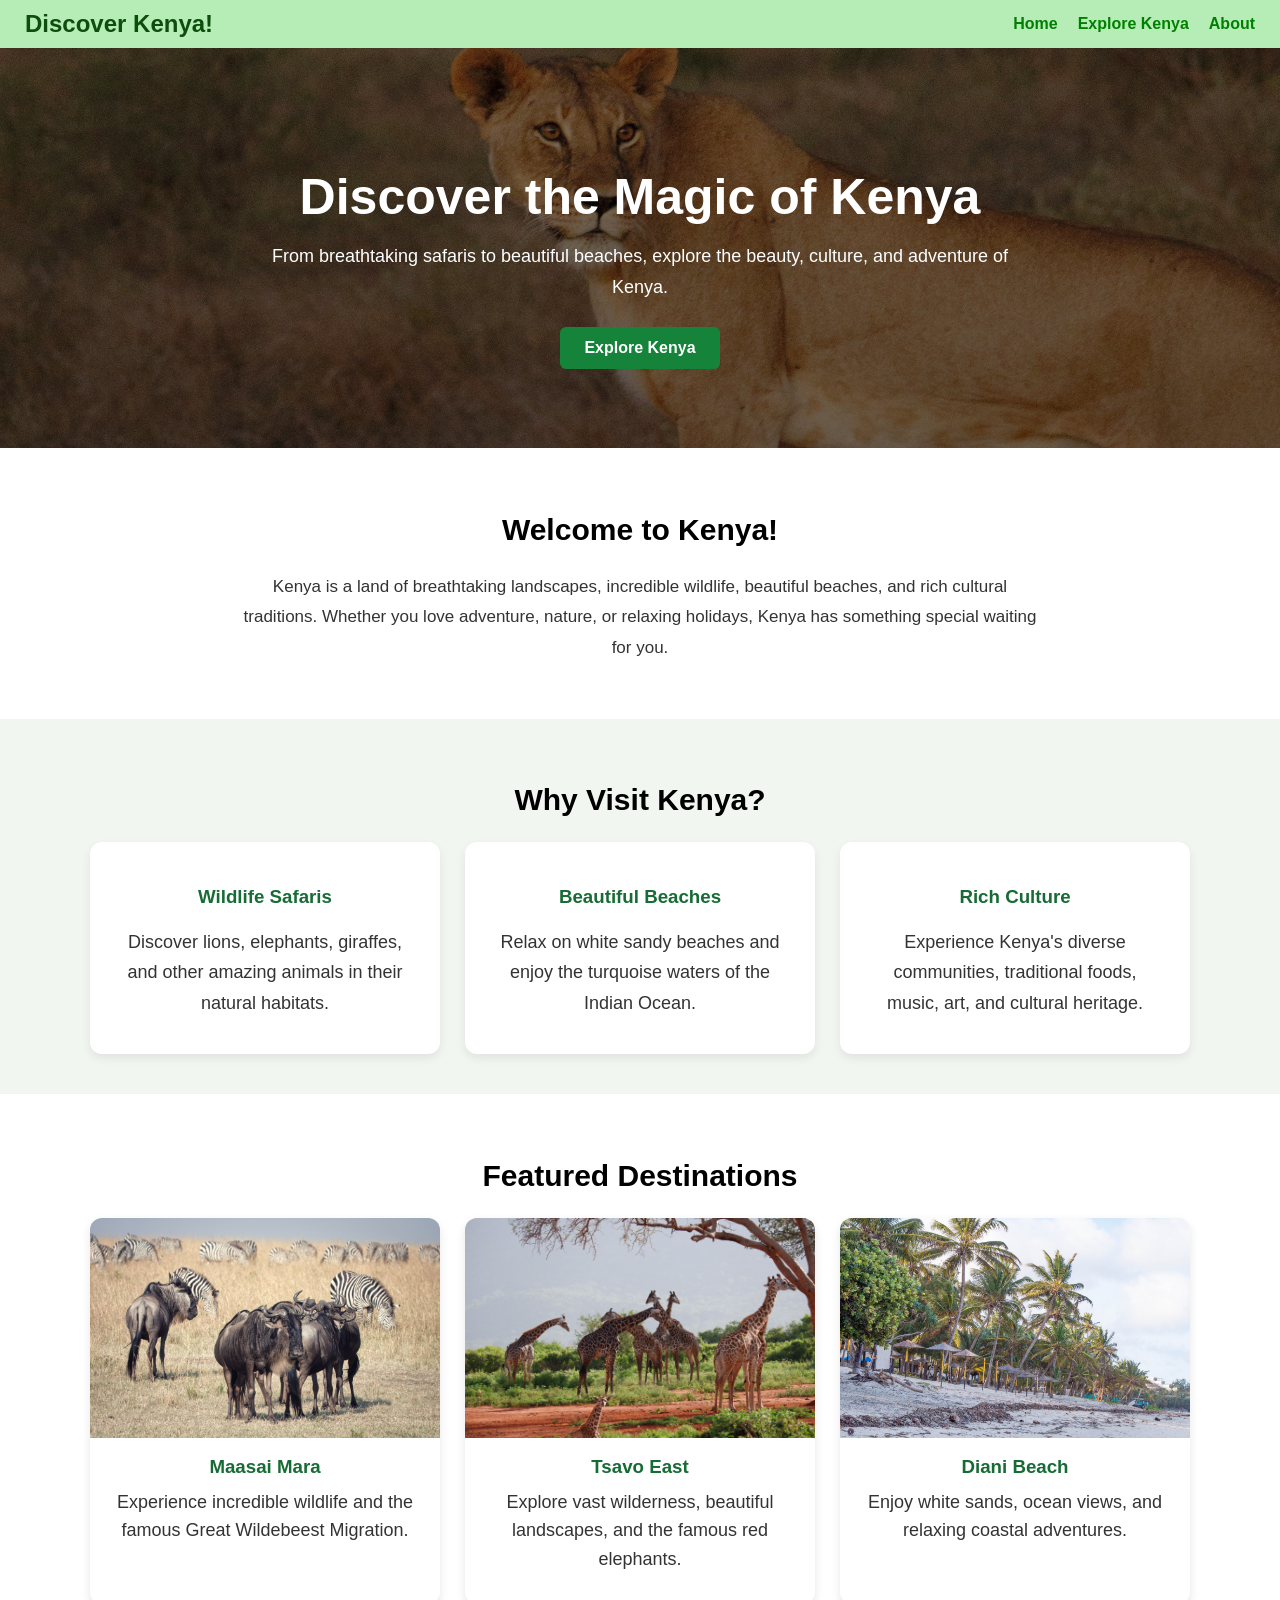
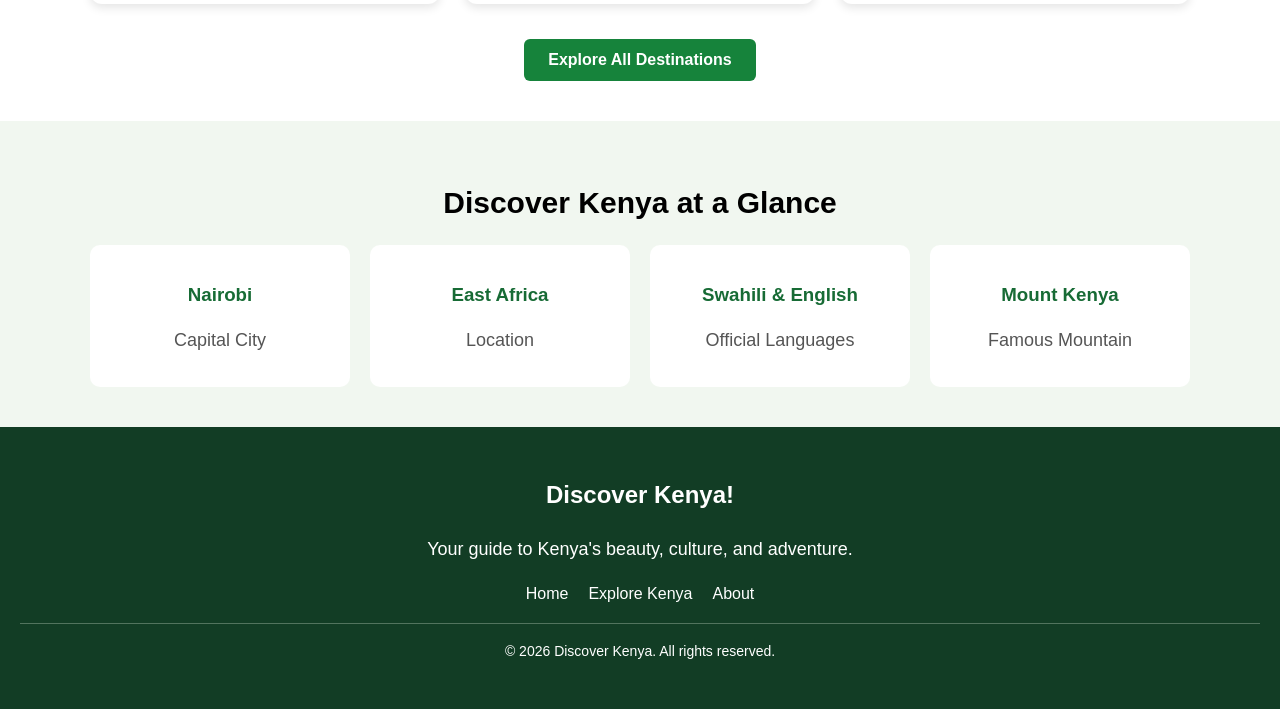
<file: index.html>
<!DOCTYPE html>
<html lang="en">
<head>
    <link rel="stylesheet" href="static/css/style.css">
    <meta charset="UTF-8">
    <meta name="viewport" content="width=device-width, initial-scale=1.0">
    <title>Discover Kenya</title>
</head>
<body>
    <!--Starting point of my navigation bar-->
    <header>
        <nav class="navbar">
            <div class="logo">
                <h1>Discover Kenya!</h1>
            </div>
                <ol class="nav-links">
                    <li><a href="index.html">Home</a></li>
                    <li><a href="explore-kenya.html">Explore Kenya</a></li>
                    <li><a href="about.html">About</a></li>
                    
                </ol>
        </nav>
    </header>
    <!--Ending point of my nav bar-->

    <section class="hero">
        <div class="hero-content">
            <h2>Discover the Magic of Kenya</h2>
            <p>
                From breathtaking safaris to beautiful beaches,
                explore the beauty, culture, and adventure of Kenya.
            </p>
                <a href="explore-kenya.html" class="hero-btn">
                    Explore Kenya
                 </a>
        </div>
    </section>
    <!-- Welcome Section -->
    <section class="welcome">
        <h2>Welcome to Kenya!</h2>

        <p>
            Kenya is a land of breathtaking landscapes, incredible wildlife,
            beautiful beaches, and rich cultural traditions. Whether you
            love adventure, nature, or relaxing holidays, Kenya has
            something special waiting for you.
        </p>
    </section>

    <!-- Why Visit Kenya -->
    <section class="why-visit">
        <h2>Why Visit Kenya?</h2>

        <div class="why-container">

            <div class="why-card">
                <h3>Wildlife Safaris</h3>
                <p>
                    Discover lions, elephants, giraffes, and other
                    amazing animals in their natural habitats.
                </p>
            </div>

            <div class="why-card">
                <h3>Beautiful Beaches</h3>
                <p>
                    Relax on white sandy beaches and enjoy the
                    turquoise waters of the Indian Ocean.
                </p>
            </div>

            <div class="why-card">
                <h3>Rich Culture</h3>
                <p>
                    Experience Kenya's diverse communities, traditional
                    foods, music, art, and cultural heritage.
                </p>
            </div>

        </div>
    </section>

    <!-- Featured Destinations -->
    <section class="featured">
        <h2>Featured Destinations</h2>

        <div class="featured-container">

            <div class="featured-card">
                <img src="static/images/maasaimara.jpg"
                     alt="Maasai Mara wildlife reserve">

                <h3>Maasai Mara</h3>

                <p>
                    Experience incredible wildlife and the famous
                    Great Wildebeest Migration.
                </p>
            </div>

            <div class="featured-card">
                <img src="static/images/tsavo.jpg"
                     alt="Tsavo East National Park">

                <h3>Tsavo East</h3>

                <p>
                    Explore vast wilderness, beautiful landscapes,
                    and the famous red elephants.
                </p>
            </div>

            <div class="featured-card">
                <img src="static/images/diani2.jpg"
                     alt="Diani Beach">

                <h3>Diani Beach</h3>

                <p>
                    Enjoy white sands, ocean views, and relaxing
                    coastal adventures.
                </p>
            </div>

        </div>

        <a href="explore-kenya.html" class="explore-btn">
            Explore All Destinations
        </a>
    </section>

    <!-- Kenya Facts -->
    <section class="kenya-facts">
        <h2>Discover Kenya at a Glance</h2>

        <div class="facts-container">

            <div class="fact-card">
                <h3>Nairobi</h3>
                <p>Capital City</p>
            </div>

            <div class="fact-card">
                <h3>East Africa</h3>
                <p>Location</p>
            </div>

            <div class="fact-card">
                <h3>Swahili & English</h3>
                <p>Official Languages</p>
            </div>

            <div class="fact-card">
                <h3>Mount Kenya</h3>
                <p>Famous Mountain</p>
            </div>

        </div>
    </section>

    <!-- Footer -->
    <footer class="footer">
        <h3>Discover Kenya!</h3>

        <p>
            Your guide to Kenya's beauty, culture, and adventure.
        </p>

        <div class="footer-links">
            <a href="home.html">Home</a>
            <a href="explore-kenya.html">Explore Kenya</a>
            <a href="about.html">About</a>
        
        </div>

        <p class="copyright">
            &copy; 2026 Discover Kenya. All rights reserved.
        </p>
    </footer>
   
</body>
</html>
</file>
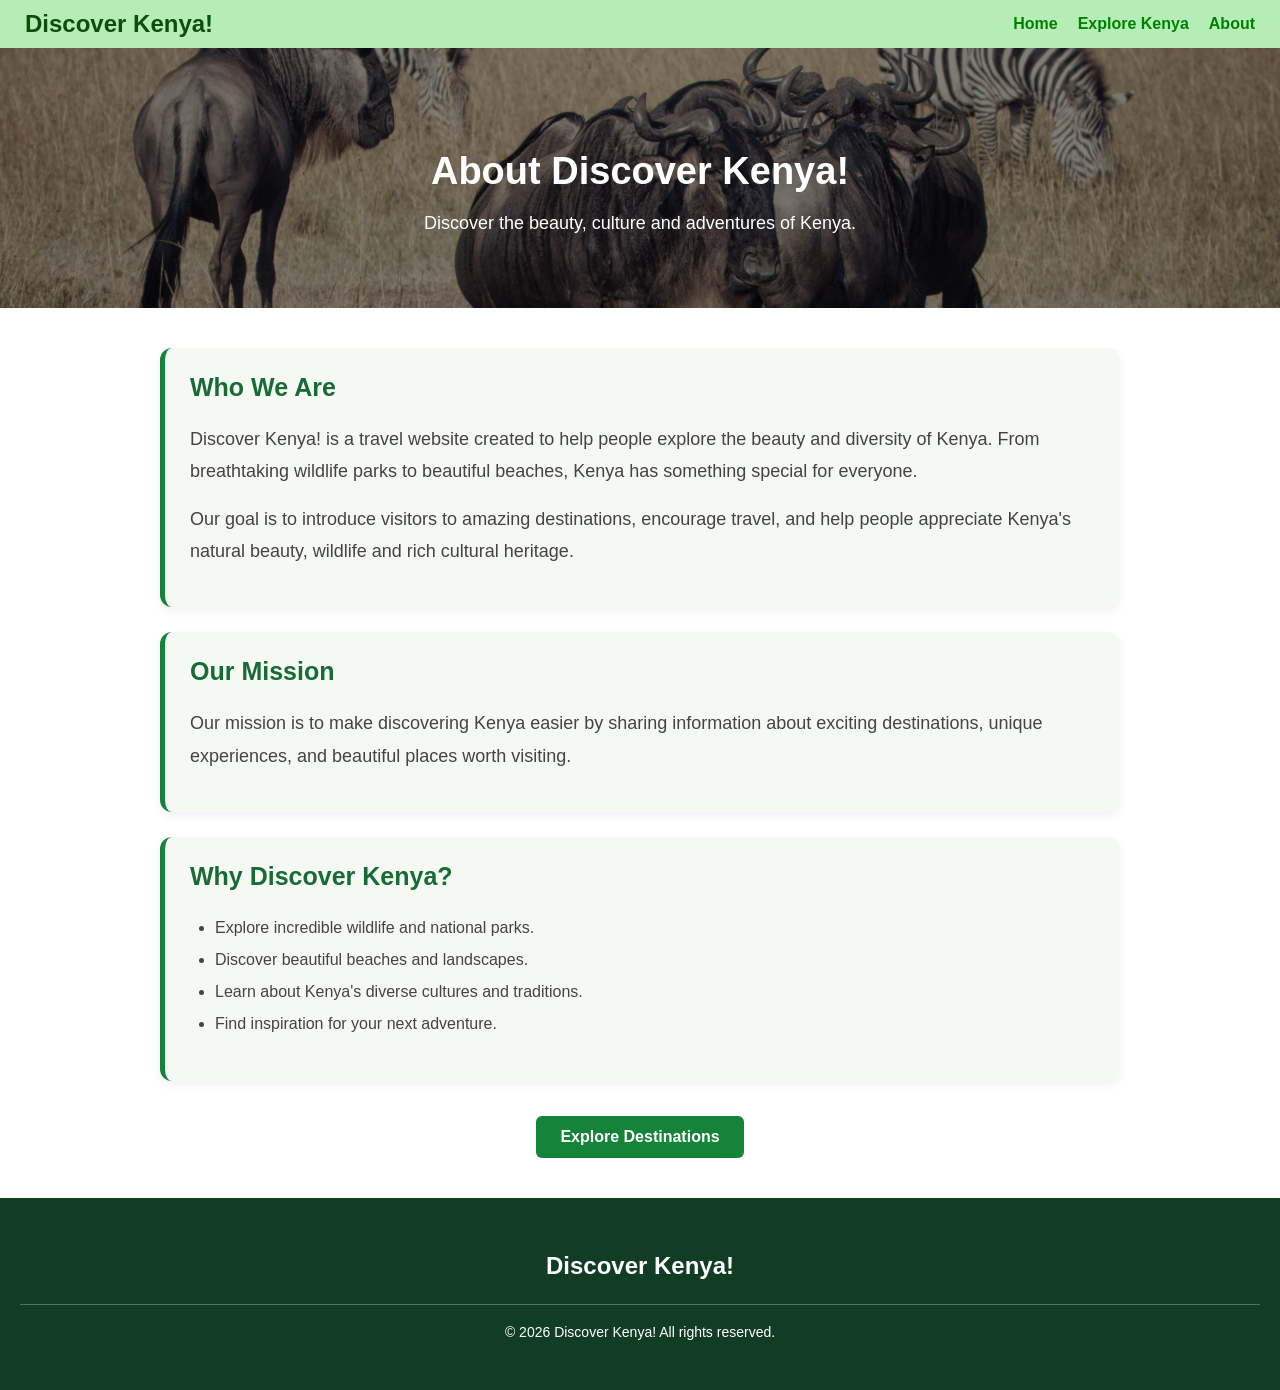
<file: about.html>
<!DOCTYPE html>
<html lang="en">
<head>
    <meta charset="UTF-8">
    <meta name="viewport" content="width=device-width, initial-scale=1.0">
    <title>About | Discover Kenya!</title>
    <link rel="stylesheet" href="static/css/style.css">
</head>
<body>

    <!-- Navigation bar -->
<header>
    <nav class="navbar">
        <div class="logo">
            <h1>Discover Kenya!</h1>
        </div>

        <ol class="nav-links">
            <li><a href="index.html">Home</a></li>
            <li><a href="explore-kenya.html">Explore Kenya</a></li>
            <li><a href="about.html">About</a></li>
        </ol>
    </nav>
</header>

    <!-- About hero section -->
    <section class="about-hero">
        <h2>About Discover Kenya!</h2>
        <p>Discover the beauty, culture and adventures of Kenya.</p>
    </section>

    <!-- About content -->
    <section class="about-content">
        <div class="about-text">
            <h2>Who We Are</h2>

            <p>
                Discover Kenya! is a travel website created to help people
                explore the beauty and diversity of Kenya. From breathtaking
                wildlife parks to beautiful beaches, Kenya has something
                special for everyone.
            </p>

            <p>
                Our goal is to introduce visitors to amazing destinations,
                encourage travel, and help people appreciate Kenya's
                natural beauty, wildlife and rich cultural heritage.
            </p>
        </div>

        <div class="about-text">
            <h2>Our Mission</h2>

            <p>
                Our mission is to make discovering Kenya easier by sharing
                information about exciting destinations, unique experiences,
                and beautiful places worth visiting.
            </p>
        </div>

        <div class="about-text">
            <h2>Why Discover Kenya?</h2>

            <ul class="about-list">
                <li>Explore incredible wildlife and national parks.</li>
                <li>Discover beautiful beaches and landscapes.</li>
                <li>Learn about Kenya's diverse cultures and traditions.</li>
                <li>Find inspiration for your next adventure.</li>
            </ul>
        </div>

        <div class="about-button">
            <a href="explore-kenya.html">Explore Destinations</a>
        </div>
    </section>

    <!-- Footer -->
    <footer class="footer">
        <h3>Discover Kenya!</h3>
        <p class="copyright">
            &copy; 2026 Discover Kenya! All rights reserved.
        </p>
    </footer>

</body>
</html>
</file>
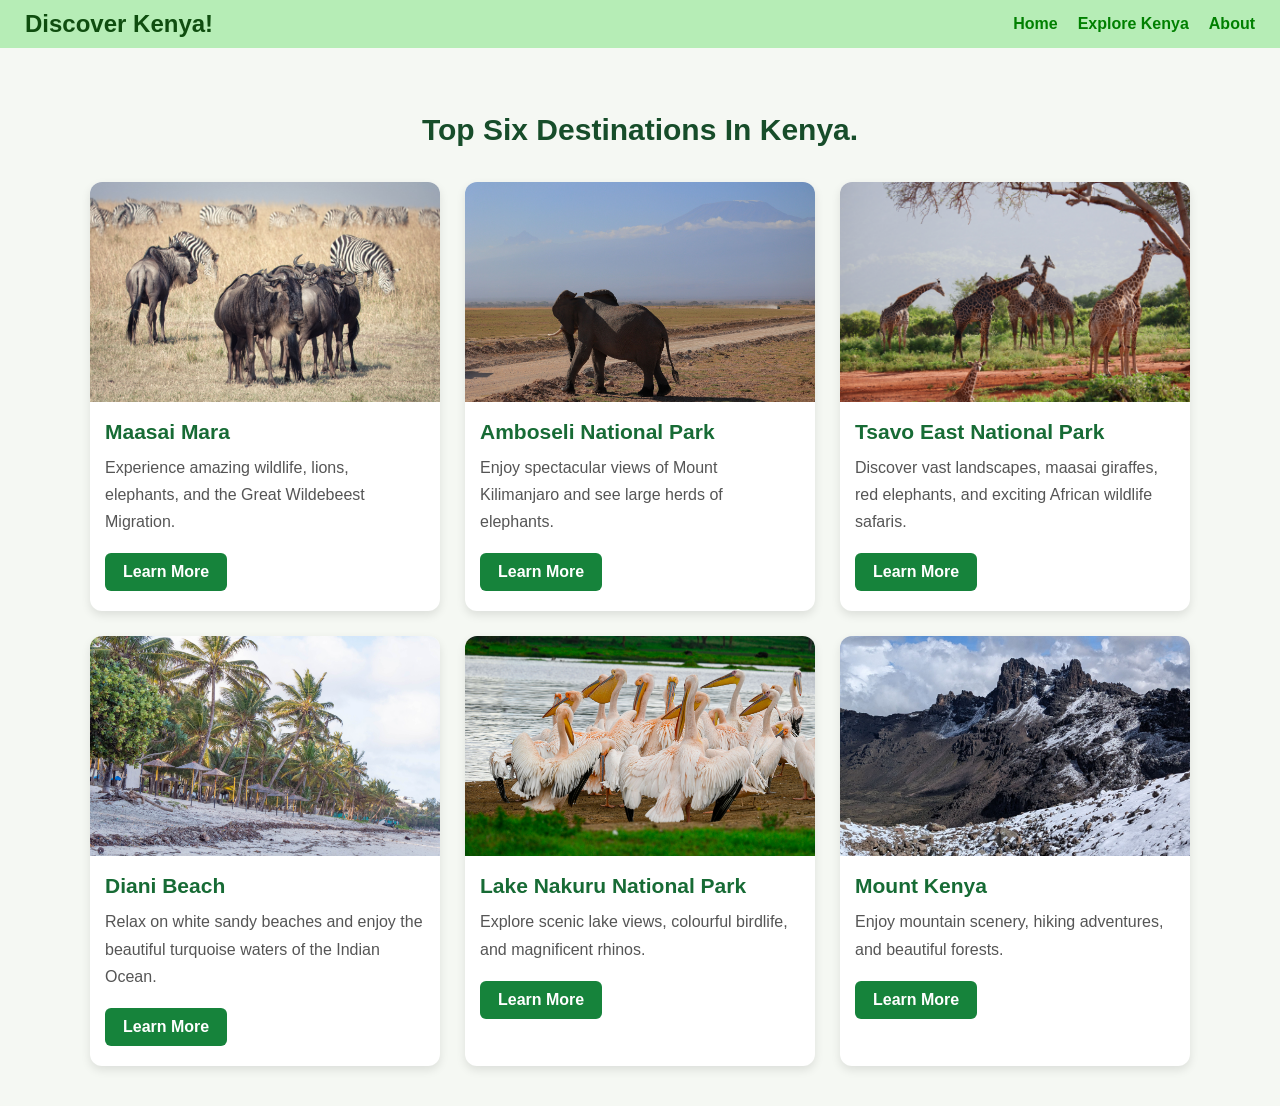
<file: explore-kenya.html>
<!DOCTYPE html>
<html lang="en">
<head>
    <link rel="stylesheet" href="static/css/style.css">
    <meta charset="UTF-8">
    <meta name="viewport" content="width=device-width, initial-scale=1.0">
    <title>Explore Kenya!</title>
</head>
<body>
   <header>
    <nav class="navbar">
        <div class="logo">
            <h1>Discover Kenya!</h1>
        </div>

        <ol class="nav-links">
            <li><a href="index.html">Home</a></li>
            <li><a href="explore-kenya.html">Explore Kenya</a></li>
            <li><a href="about.html">About</a></li>
        </ol>
    </nav>
</header>


<section id="explore" class="destinations">
        <h2>Top Six Destinations In Kenya.</h2>
        <div class="destination-container">
            <div class="destination-card">
            <img src="static/images/maasaimara.jpg" alt="Maasai Mara">
            <h3>Maasai Mara</h3>
            <p>Experience amazing wildlife, lions, elephants, and the Great Wildebeest Migration.</p>
            <a href="#">Learn More</a>
        </div>

        <!-- Destination 2 -->
        <div class="destination-card">
            <img src="static/images/amboseli.jpg" alt="Amboseli National Park">
            <h3>Amboseli National Park</h3>
            <p>Enjoy spectacular views of Mount Kilimanjaro and see large herds of elephants.</p>
            <a href="#">Learn More</a>
        </div>

        <!-- Destination 3 -->
        <div class="destination-card">
            <img src="static/images/tsavo.jpg" alt="Tsavo East National Park">
            <h3>Tsavo East National Park</h3>
            <p>Discover vast landscapes, maasai giraffes, red elephants, and exciting African wildlife safaris.</p>
            <a href="#">Learn More</a>
        </div>

        <!-- Destination 4 -->
        <div class="destination-card">
            <img src="static/images/diani2.jpg" alt="Diani Beach">
            <h3>Diani Beach</h3>
            <p>Relax on white sandy beaches and enjoy the beautiful turquoise waters of the Indian Ocean.</p>
            <a href="#">Learn More</a>
        </div>

        <!-- Destination 5 -->
        <div class="destination-card">
            <img src="static/images/lake-nakuru.jpg" alt="Lake Nakuru">
            <h3>Lake Nakuru National Park</h3>
            <p>Explore scenic lake views, colourful birdlife, and magnificent rhinos.</p>
            <a href="#">Learn More</a>
        </div>

        <!-- Destination 6 -->
        <div class="destination-card">
            <img src="static/images/mount-kenya.jpg" alt="Mount Kenya">
            <h3>Mount Kenya</h3>
            <p>Enjoy mountain scenery, hiking adventures, and beautiful forests.</p>
            <a href="#">Learn More</a>
        </div>

    </div>
</section>
</body>
</html>
</file>
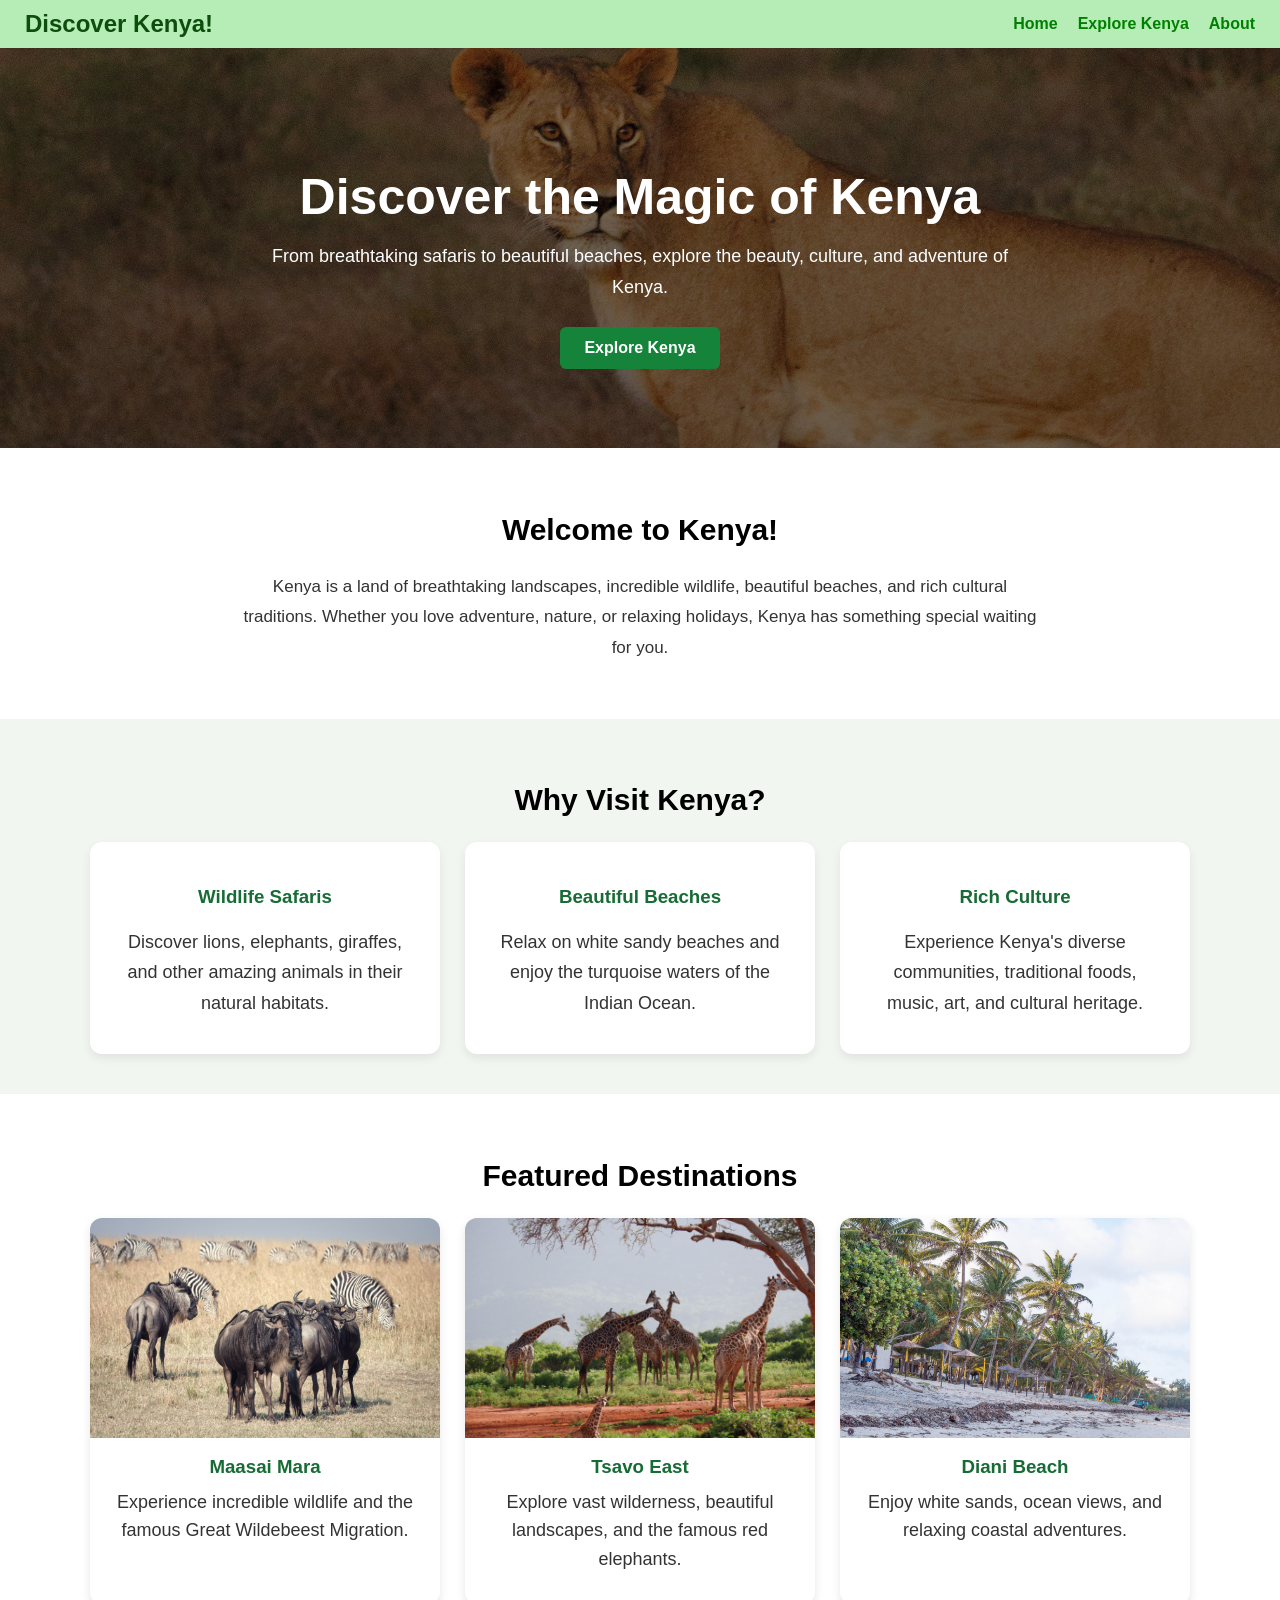
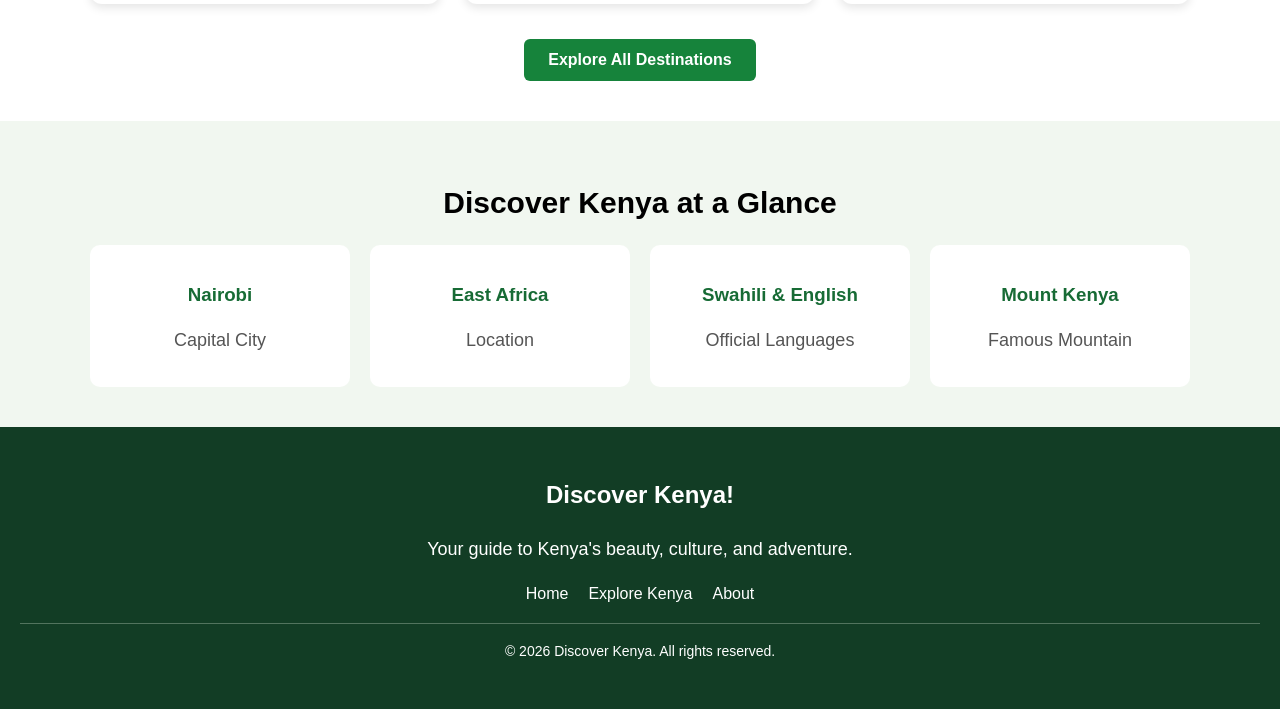
<file: home.html>
<!DOCTYPE html>
<html lang="en">
<head>
    <link rel="stylesheet" href="static/css/style.css">
    <meta charset="UTF-8">
    <meta name="viewport" content="width=device-width, initial-scale=1.0">
    <title>Discover Kenya</title>
</head>
<body>
    <!--Starting point of my navigation bar-->
    <header>
        <nav class="navbar">
            <div class="logo">
                <h1>Discover Kenya!</h1>
            </div>
                <ol class="nav-links">
                    <li><a href="home.html">Home</a></li>
                    <li><a href="explore-kenya.html">Explore Kenya</a></li>
                    <li><a href="about.html">About</a></li>
                    
                </ol>
        </nav>
    </header>
    <!--Ending point of my nav bar-->

    <section class="hero">
        <div class="hero-content">
            <h2>Discover the Magic of Kenya</h2>
            <p>
                From breathtaking safaris to beautiful beaches,
                explore the beauty, culture, and adventure of Kenya.
            </p>
                <a href="explore-kenya.html" class="hero-btn">
                    Explore Kenya
                 </a>
        </div>
    </section>
    <!-- Welcome Section -->
    <section class="welcome">
        <h2>Welcome to Kenya!</h2>

        <p>
            Kenya is a land of breathtaking landscapes, incredible wildlife,
            beautiful beaches, and rich cultural traditions. Whether you
            love adventure, nature, or relaxing holidays, Kenya has
            something special waiting for you.
        </p>
    </section>

    <!-- Why Visit Kenya -->
    <section class="why-visit">
        <h2>Why Visit Kenya?</h2>

        <div class="why-container">

            <div class="why-card">
                <h3>Wildlife Safaris</h3>
                <p>
                    Discover lions, elephants, giraffes, and other
                    amazing animals in their natural habitats.
                </p>
            </div>

            <div class="why-card">
                <h3>Beautiful Beaches</h3>
                <p>
                    Relax on white sandy beaches and enjoy the
                    turquoise waters of the Indian Ocean.
                </p>
            </div>

            <div class="why-card">
                <h3>Rich Culture</h3>
                <p>
                    Experience Kenya's diverse communities, traditional
                    foods, music, art, and cultural heritage.
                </p>
            </div>

        </div>
    </section>

    <!-- Featured Destinations -->
    <section class="featured">
        <h2>Featured Destinations</h2>

        <div class="featured-container">

            <div class="featured-card">
                <img src="static/images/maasaimara.jpg"
                     alt="Maasai Mara wildlife reserve">

                <h3>Maasai Mara</h3>

                <p>
                    Experience incredible wildlife and the famous
                    Great Wildebeest Migration.
                </p>
            </div>

            <div class="featured-card">
                <img src="static/images/tsavo.jpg"
                     alt="Tsavo East National Park">

                <h3>Tsavo East</h3>

                <p>
                    Explore vast wilderness, beautiful landscapes,
                    and the famous red elephants.
                </p>
            </div>

            <div class="featured-card">
                <img src="static/images/diani2.jpg"
                     alt="Diani Beach">

                <h3>Diani Beach</h3>

                <p>
                    Enjoy white sands, ocean views, and relaxing
                    coastal adventures.
                </p>
            </div>

        </div>

        <a href="explore-kenya.html" class="explore-btn">
            Explore All Destinations
        </a>
    </section>

    <!-- Kenya Facts -->
    <section class="kenya-facts">
        <h2>Discover Kenya at a Glance</h2>

        <div class="facts-container">

            <div class="fact-card">
                <h3>Nairobi</h3>
                <p>Capital City</p>
            </div>

            <div class="fact-card">
                <h3>East Africa</h3>
                <p>Location</p>
            </div>

            <div class="fact-card">
                <h3>Swahili & English</h3>
                <p>Official Languages</p>
            </div>

            <div class="fact-card">
                <h3>Mount Kenya</h3>
                <p>Famous Mountain</p>
            </div>

        </div>
    </section>

    <!-- Footer -->
    <footer class="footer">
        <h3>Discover Kenya!</h3>

        <p>
            Your guide to Kenya's beauty, culture, and adventure.
        </p>

        <div class="footer-links">
            <a href="home.html">Home</a>
            <a href="explore-kenya.html">Explore Kenya</a>
            <a href="about.html">About</a>
        
        </div>

        <p class="copyright">
            &copy; 2026 Discover Kenya. All rights reserved.
        </p>
    </footer>
   
</body>
</html>
</file>
<file: static/css/style.css>
* {
    box-sizing: border-box;
}

html {
    scroll-behavior: smooth;
}

body {
    margin: 0;
    font-family: Arial, sans-serif;
    color: #333;
}

section {
    scroll-margin-top: 20px;
}

h1 {
    color: #0f4d0f;
}

h2 {
    color: black;
    text-align: center;
    font-family: 'Trebuchet MS', Arial, sans-serif;
    font-size: 30px;
    font-weight: bold;
}

p {
    font-size: 18px;
    line-height: 1.8;
    margin: 20px 30px;
    max-width: 900px;
    text-align: justify;
}

/* =========================
   NAVIGATION BAR
========================= */

.navbar {
    display: flex;
    flex-direction: row;
    justify-content: space-between;
    align-items: center;
    gap: 20px;
    padding: 10px 25px;
    background-color: rgb(182, 237, 182);
}

.logo h1,
.navbar > h1 {
    margin: 0;
    color: #0f4d0f;
}

.nav-links {
    display: flex;
    flex-wrap: wrap;
    justify-content: flex-end;
    gap: 20px;
    list-style: none;
    margin: 0;
    padding: 0;
}

.nav-links a {
    color: green;
    text-decoration: none;
    font-weight: bold;
    transition: color 0.3s ease;
}

.nav-links a:hover {
    color: #07912e;
}

/* =========================
   OLD IMAGE SECTION
========================= */

.images {
    display: flex;
    gap: 20px;
    max-width: 1100px;
    margin: 20px auto;
    padding: 0 20px;
}

.image-container {
    flex: 1;
    height: 350px;
    overflow: hidden;
    border-radius: 15px;
}

.image-container img {
    width: 100%;
    height: 100%;
    object-fit: cover;
    display: block;
    transition: transform 0.3s ease;
}

.image-container img:hover {
    transform: scale(1.02);
}

.kenya-heading {
    color: green;
    text-align: center;
    font-size: 40px;
    margin-top: 20px;
}

.kenya-paragraph {
    background-color: bisque;
    max-width: 700px;
    margin: 20px auto;
    padding: 20px;
    text-align: justify;
    font-size: 18px;
    line-height: 1.8;
}

/* =========================
   EXPLORE KENYA PAGE
========================= */

.destinations {
    padding: 40px 20px;
    background-color: #f5f8f3;
}

.destinations h2 {
    color: #174d2a;
    margin-bottom: 35px;
}

.destination-container {
    display: grid;
    grid-template-columns: repeat(3, minmax(0, 1fr));
    gap: 25px;
    max-width: 1100px;
    margin: 0 auto;
}

.destination-card {
    min-width: 0;
    background-color: white;
    border-radius: 12px;
    overflow: hidden;
    box-shadow: 0 4px 10px rgba(0, 0, 0, 0.1);
    padding-bottom: 20px;
    transition: transform 0.3s ease,
                box-shadow 0.3s ease;
}

.destination-card:hover {
    transform: translateY(-8px);
    box-shadow: 0 10px 20px rgba(0, 0, 0, 0.16);
}

.destination-card img {
    width: 100%;
    height: 220px;
    object-fit: cover;
    display: block;
    transition: transform 0.4s ease;
}

.destination-card:hover img {
    transform: scale(1.04);
}

.destination-card h3 {
    color: #176b35;
    font-size: 21px;
    margin: 18px 15px 10px;
}

.destination-card p {
    background-color: transparent;
    color: #555;
    font-size: 16px;
    line-height: 1.7;
    margin: 10px 15px 18px;
    text-align: left;
}

.destination-card a {
    display: inline-block;
    margin: 0 15px;
    padding: 10px 18px;
    background-color: #16833b;
    color: white;
    text-decoration: none;
    font-weight: bold;
    border-radius: 6px;
    transition: background-color 0.3s ease;
}

.destination-card a:hover {
    background-color: #105c2a;
}

/* =========================
   HOME PAGE HERO
========================= */

.hero {
    min-height: 400px;
    background:
        linear-gradient(
            rgba(0, 0, 0, 0.45),
            rgba(0, 0, 0, 0.55)
        ),
        url("../images/lion tsavo east.jpg")
        center / cover no-repeat;

    display: flex;
    align-items: center;
    justify-content: center;
    text-align: center;
    padding: 40px 20px;
    color: white;
}

.hero-content {
    max-width: 750px;
}

.hero h2 {
    color: white;
    font-size: clamp(30px, 5vw, 50px);
    margin-bottom: 15px;
}

.hero p {
    color: white;
    background-color: transparent;
    font-size: 18px;
    line-height: 1.7;
    margin: 15px auto 25px;
    text-align: center;
}

/* =========================
   BUTTONS
========================= */

.hero-btn,
.explore-btn,
.about-button a {
    display: inline-block;
    background-color: #16833b;
    color: white;
    padding: 12px 24px;
    border-radius: 6px;
    text-decoration: none;
    font-weight: bold;
    transition: background-color 0.3s ease,
                transform 0.3s ease;
}

.hero-btn:hover,
.explore-btn:hover,
.about-button a:hover {
    background-color: #105c2a;
    transform: translateY(-3px);
}

.explore-btn {
    margin-top: 10px;
}

/* =========================
   WELCOME SECTION
========================= */

.welcome {
    text-align: center;
    padding: 40px 20px;
}

.welcome p {
    background-color: transparent;
    max-width: 800px;
    margin: 15px auto;
    line-height: 1.8;
    font-size: 17px;
    text-align: center;
}

/* =========================
   WHY VISIT KENYA
========================= */

.why-visit {
    background-color: #f1f7f0;
    padding: 40px 20px;
    text-align: center;
}

.why-container {
    display: grid;
    grid-template-columns: repeat(3, minmax(0, 1fr));
    gap: 25px;
    max-width: 1100px;
    margin: 25px auto 0;
}

.why-card {
    background-color: white;
    padding: 25px;
    border-radius: 12px;
    box-shadow: 0 4px 10px rgba(0, 0, 0, 0.08);
    transition: transform 0.3s ease;
}

.why-card:hover {
    transform: translateY(-5px);
}

.why-card h3 {
    color: #176b35;
}

.why-card p {
    background-color: transparent;
    line-height: 1.7;
    margin: 10px 0;
    text-align: center;
}

/* =========================
   FEATURED DESTINATIONS
========================= */

.featured {
    text-align: center;
    padding: 40px 20px;
}

.featured-container {
    display: grid;
    grid-template-columns: repeat(3, minmax(0, 1fr));
    gap: 25px;
    max-width: 1100px;
    margin: 25px auto;
}

.featured-card {
    min-width: 0;
    background-color: white;
    border-radius: 12px;
    overflow: hidden;
    box-shadow: 0 4px 10px rgba(0, 0, 0, 0.1);
    padding-bottom: 20px;
    transition: transform 0.3s ease;
}

.featured-card:hover {
    transform: translateY(-5px);
}

.featured-card img {
    width: 100%;
    height: 220px;
    object-fit: cover;
    display: block;
}

.featured-card h3 {
    color: #176b35;
    margin: 18px 12px 10px;
}

.featured-card p {
    background-color: transparent;
    line-height: 1.6;
    margin: 10px 15px;
    text-align: center;
}

/* =========================
   KENYA FACTS
========================= */

.kenya-facts {
    background-color: #f1f7f0;
    text-align: center;
    padding: 40px 20px;
}

.facts-container {
    display: grid;
    grid-template-columns: repeat(4, minmax(0, 1fr));
    gap: 20px;
    max-width: 1100px;
    margin: 25px auto 0;
}

.fact-card {
    background-color: white;
    padding: 20px 10px;
    border-radius: 10px;
}

.fact-card h3 {
    color: #176b35;
    overflow-wrap: anywhere;
}

.fact-card p {
    background-color: transparent;
    color: #555;
    margin: 10px 0;
    text-align: center;
}

/* =========================
   ABOUT PAGE
========================= */

.about-hero {
    background:
        linear-gradient(
            rgba(0, 0, 0, 0.5),
            rgba(0, 0, 0, 0.5)
        ),
        url("../images/maasaimara.jpg")
        center / cover no-repeat;

    color: white;
    text-align: center;
    padding: 70px 20px;
}

.about-hero h2 {
    color: white;
    font-size: 38px;
    margin-bottom: 15px;
}

.about-hero p {
    background-color: transparent;
    color: white;
    margin: 0 auto;
    text-align: center;
    line-height: 1.7;
}

.about-content {
    max-width: 1000px;
    margin: 40px auto;
    padding: 0 20px;
}

.about-text {
    background-color: #f5f8f3;
    padding: 25px;
    margin-bottom: 25px;
    border-radius: 12px;
    border-left: 5px solid #16833b;
    box-shadow: 0 4px 10px rgba(0, 0, 0, 0.06);
}

.about-text h2 {
    color: #176b35;
    text-align: left;
    font-size: 25px;
    margin-top: 0;
}

.about-text p {
    background-color: transparent;
    color: #444;
    max-width: none;
    margin: 15px 0;
    line-height: 1.8;
    text-align: left;
}

.about-list {
    padding-left: 25px;
    line-height: 2;
    color: #444;
}

.about-button {
    text-align: center;
    margin: 35px 0;
}

/* =========================
   FOOTER
========================= */

.footer {
    background-color: #123d25;
    color: white;
    text-align: center;
    padding: 30px 20px;
}

.footer h3 {
    color: white;
    font-size: 24px;
}

.footer p {
    background-color: transparent;
    color: white;
    max-width: none;
    margin: 15px auto;
    text-align: center;
}

.footer-links {
    display: flex;
    justify-content: center;
    flex-wrap: wrap;
    gap: 20px;
    margin: 20px 0;
}

.footer-links a {
    color: white;
    text-decoration: none;
}

.footer-links a:hover {
    text-decoration: underline;
}

.footer .copyright {
    border-top: 1px solid #52745e;
    padding-top: 15px;
    margin-top: 20px;
    font-size: 14px;
}

/* =========================
   RESPONSIVE DESIGN
========================= */

@media (max-width: 800px) {
    .destination-container,
    .why-container,
    .featured-container {
        grid-template-columns: repeat(2, minmax(0, 1fr));
    }

    .facts-container {
        grid-template-columns: repeat(2, minmax(0, 1fr));
    }

    .navbar {
        flex-direction: column;
        gap: 15px;
    }

    .nav-links {
        justify-content: center;
    }
}

@media (max-width: 550px) {
    .destination-container,
    .why-container,
    .featured-container,
    .facts-container {
        grid-template-columns: 1fr;
    }

    .hero {
        min-height: 350px;
    }

    .destinations,
    .welcome,
    .why-visit,
    .featured,
    .kenya-facts {
        padding: 30px 15px;
    }

    .about-hero {
        padding: 50px 15px;
    }

    .about-hero h2 {
        font-size: 30px;
    }

    .about-content {
        margin: 25px auto;
        padding: 0 15px;
    }

    .about-text {
        padding: 20px;
    }

    .images {
        flex-direction: column;
    }

    .image-container {
        flex: auto;
        height: 250px;
    }

    .nav-links {
        gap: 12px;
    }

    .nav-links a {
        font-size: 14px;
    }
}
</file>
